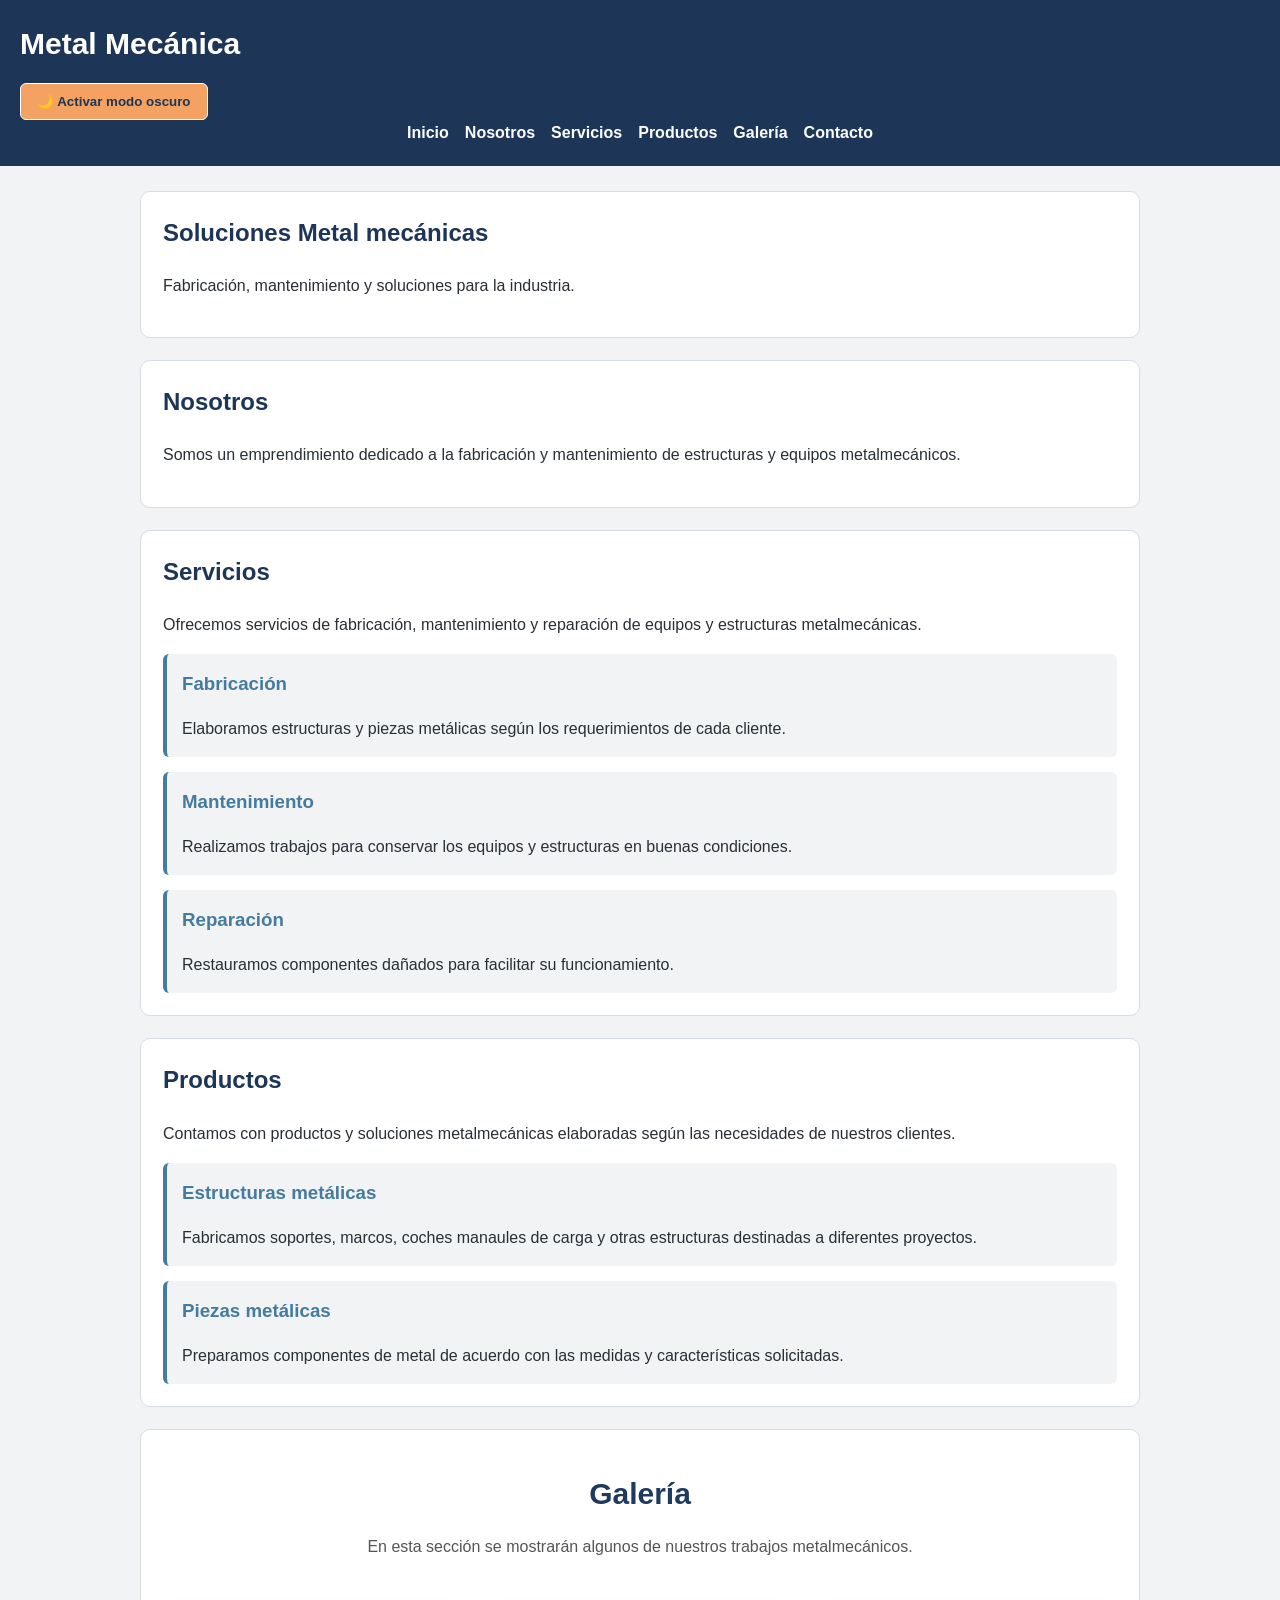
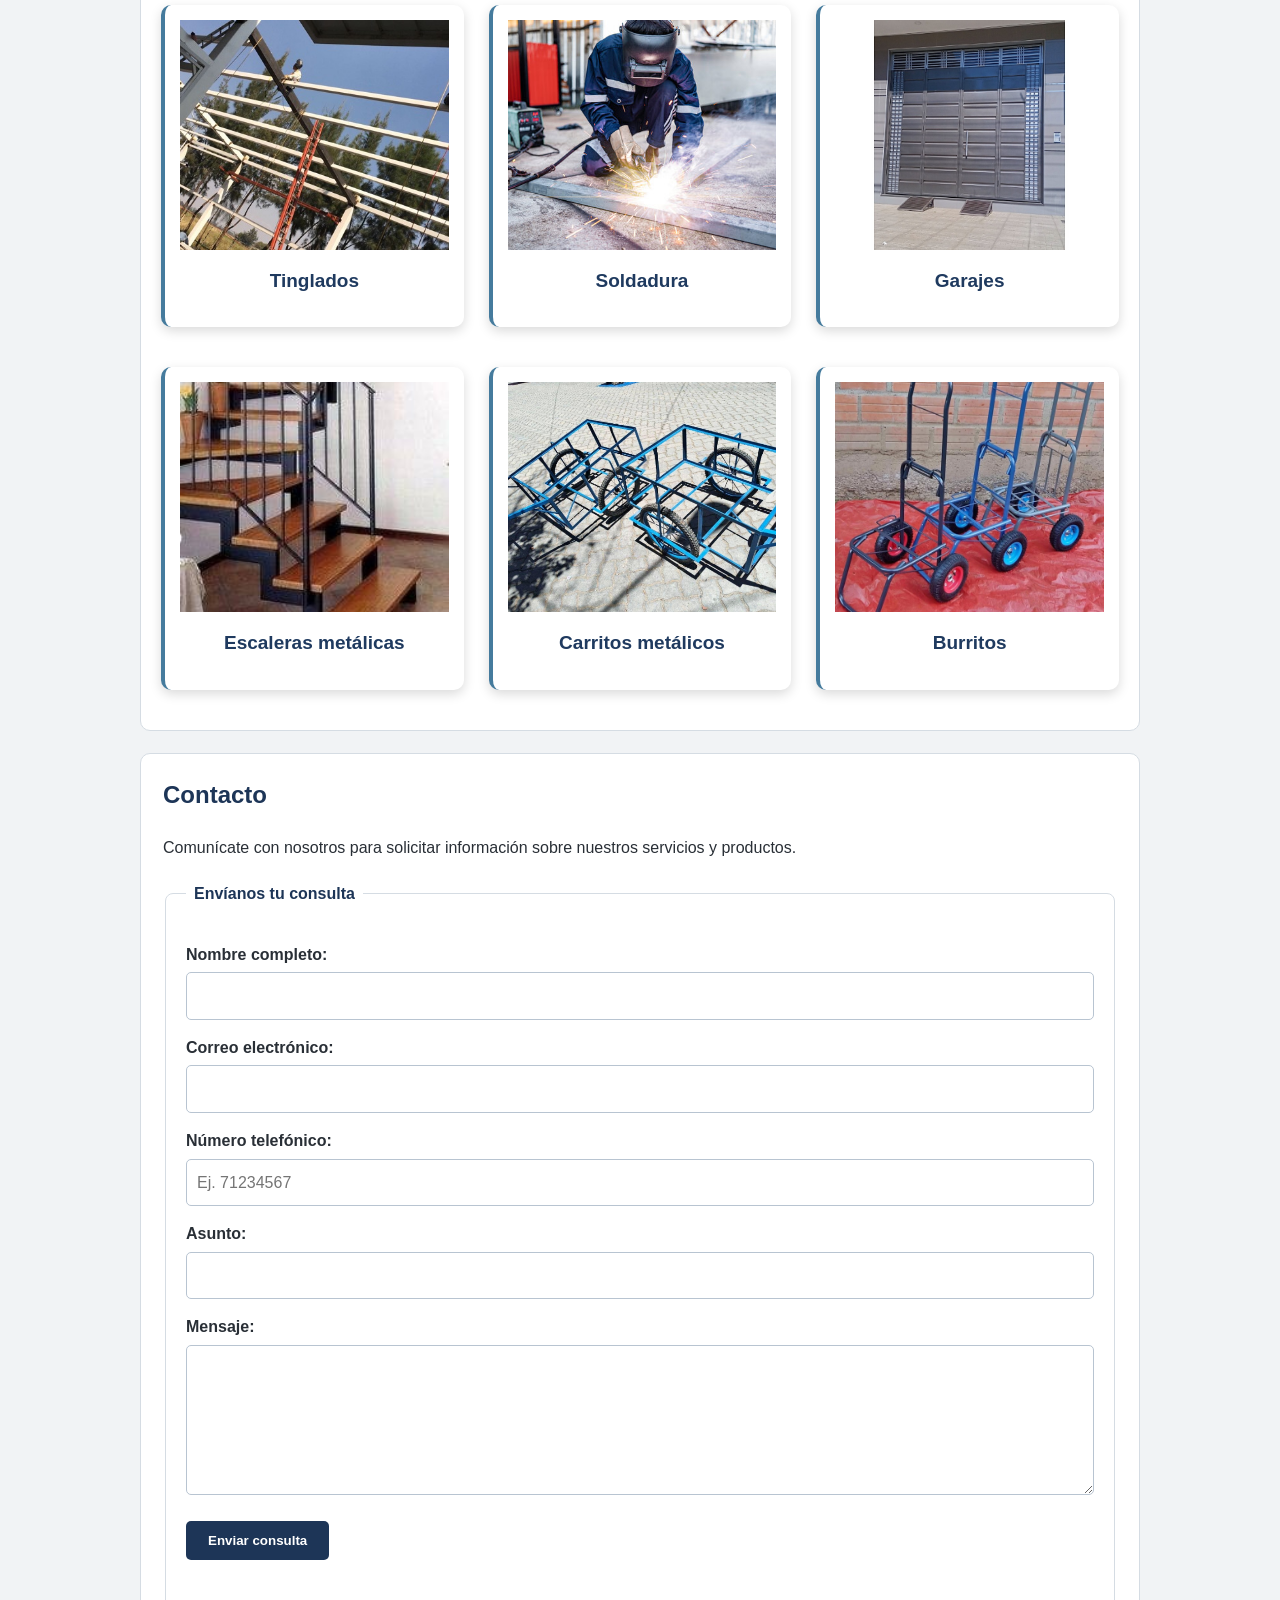
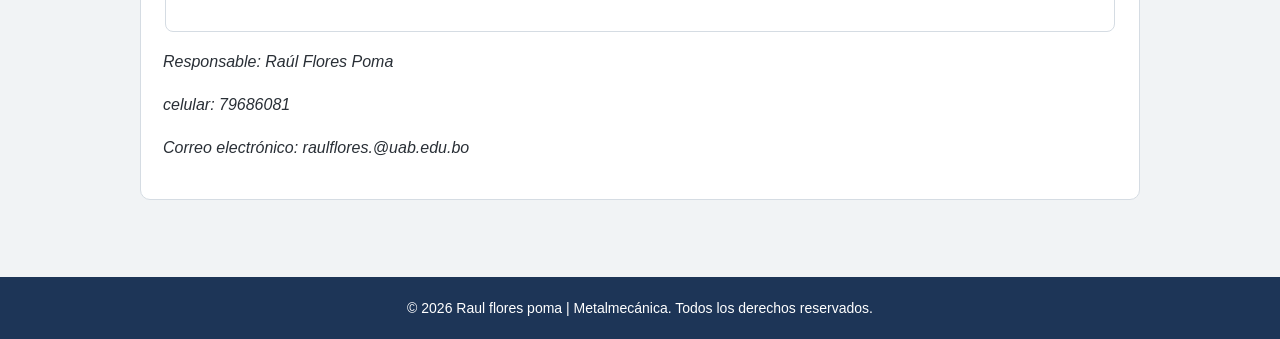
<file: index.html>
<!DOCTYPE html>
<html lang="es">

<head>
    <meta charset="UTF-8">
    <meta name="viewport" content="width=device-width, initial-scale=1.0">
    <title>Metal Mecánica</title>
    <link rel="stylesheet" href="styles.css">
</head>

<body>

     <header>
        <h1>Metal Mecánica</h1>

 <button type="button" id="interruptor-tema" aria-pressed="false">
        🌙 Activar modo oscuro
    </button>

    <button type="button" id="boton-menu"
        aria-label="Abrir menú"
        aria-expanded="false">
    ☰
</button>

         <nav>
             <ul>
            <li><a href="#inicio">Inicio</a></li>
            <li><a href="#nosotros">Nosotros</a></li>
            <li><a href="#servicios">Servicios</a></li>
            <li><a href="#productos">Productos</a></li>
            <li><a href="#galeria">Galería</a></li>
            <li><a href="#contacto">Contacto</a></li>
             </ul>
         </nav>
    </header>

        <main>

        <section id="inicio">
        <h2>Soluciones Metal mecánicas</h2>
        <p>Fabricación, mantenimiento y soluciones para la industria.</p>
        </section>

        <section id="nosotros">
        <h2>Nosotros</h2>
        <p>Somos un emprendimiento dedicado a la fabricación y mantenimiento de estructuras y equipos metalmecánicos.</p>
        </section>

        <section id="servicios">
    <h2>Servicios</h2>
    <p>Ofrecemos servicios de fabricación, mantenimiento y reparación de equipos y estructuras metalmecánicas.</p>

 <article>
        <h3>Fabricación</h3>
        <p>Elaboramos estructuras y piezas metálicas según los requerimientos de cada cliente.</p>
    </article>

    <article>
        <h3>Mantenimiento</h3>
        <p>Realizamos trabajos para conservar los equipos y estructuras en buenas condiciones.</p>
    </article>

    <article>
        <h3>Reparación</h3>
        <p>Restauramos componentes dañados para facilitar su funcionamiento.</p>
    </article>

</section>

<section id="productos">
    <h2>Productos</h2>
    <p>Contamos con productos y soluciones metalmecánicas elaboradas según las necesidades de nuestros clientes.</p>

    <article>
        <h3>Estructuras metálicas</h3>
        <p>Fabricamos soportes, marcos, coches manaules de carga y otras estructuras destinadas a diferentes proyectos.</p>
    </article>

    <article>
        <h3>Piezas metálicas</h3>
        <p>Preparamos componentes de metal de acuerdo con las medidas y características solicitadas.</p>
    </article>

</section>

<section id="galeria">
            <h2>Galería</h2>
            <p>En esta sección se mostrarán algunos de nuestros trabajos metalmecánicos.</p>

             <div class="galeria-contenedor">

        <article class="foto-trabajo">
            <img src="img/tinglado.jpg" alt="Construcción de un tinglado">
            <h3>Tinglados</h3>
        </article>

        <article class="foto-trabajo">
            <img src="img/soldando.jpg" alt="Trabajo de soldadura">
            <h3>Soldadura</h3>
        </article>

        <article class="foto-trabajo">
            <img src="img/garage.jpg" alt="Trabajo de construcción de un garaje">
            <h3>Garajes</h3>
        </article>

        <article class="foto-trabajo">
            <img src="img/escaleras.jpg" alt="Fabricación de escaleras metálicas">
            <h3>Escaleras metálicas</h3>
        </article>

        <article class="foto-trabajo">
            <img src="img/carritos.jpg" alt="Fabricación de carritos metálicos">
            <h3>Carritos metálicos</h3>
        </article>

        <article class="foto-trabajo">
            <img src="img/burritos.jpg" alt="Trabajo metalmecánico de burritos">
            <h3>Burritos</h3>
        </article>

    </div>
        
</section>

<section id="contacto">
    <h2>Contacto</h2>
    <p>Comunícate con nosotros para solicitar información sobre nuestros servicios y productos.</p>

     
<form id="form-contacto" action="procesar.php" method="POST">
    <fieldset>
        <legend>Envíanos tu consulta</legend>

        <label for="nombre">Nombre completo:</label>
        <input type="text" id="nombre" name="nombre" required>

        <label for="correo">Correo electrónico:</label>
        <input type="email" id="correo" name="correo" required>

        <label for="telefono">Número telefónico:</label>
        <input type="tel" id="telefono" name="telefono" placeholder="Ej. 71234567" pattern="[0-9]{8}"
         title="Ingresa un número de 8 dígitos"
         required>

        <label for="asunto">Asunto:</label>
        <input type="text" id="asunto" name="asunto" required>

        <label for="mensaje">Mensaje:</label>
        <textarea id="mensaje" name="mensaje" rows="5" required></textarea>

        <button type="submit">Enviar consulta</button>
        <p id="aviso-contacto" class="aviso"></p>
    </fieldset>
</form>


     <address>
            <p>Responsable: Raúl Flores Poma</p>
            <p>celular: 79686081</p>
            <p>Correo electrónico: raulflores.@uab.edu.bo</p>
        </address>


</section>

        </main>
        

         <footer>
        <p>© 2026 Raul flores poma | Metalmecánica. Todos los derechos reservados.</p>
    </footer>
    
     <script src="script.js"></script>
    
</body>

</html>
</file>
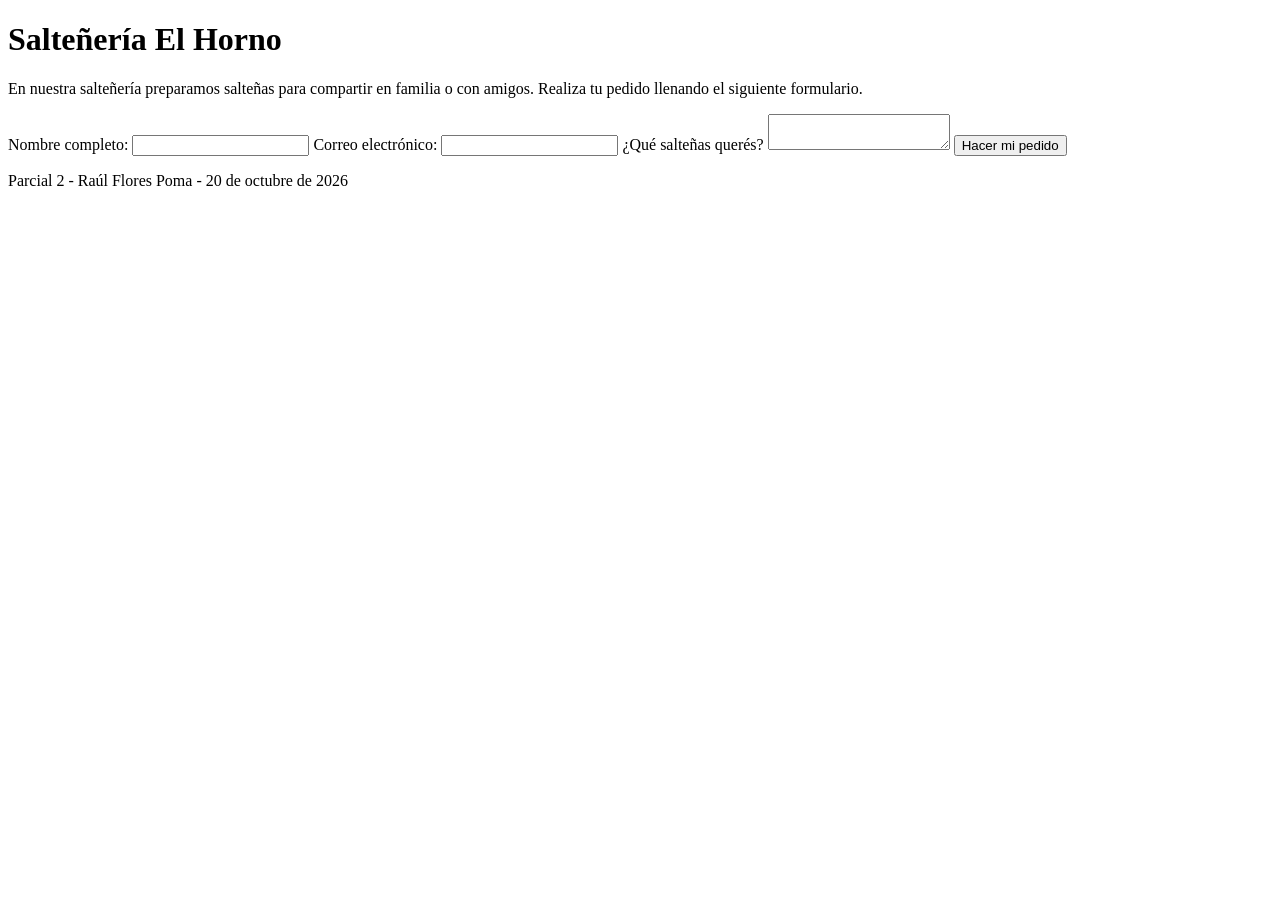
<file: parcial2/index.html>
<!DOCTYPE html>
<html lang="es">

<head>
    <meta charset="UTF-8">
    <meta name="viewport" content="width=device-width, initial-scale=1.0">
    <title>Salteñería El Horno</title>
</head>

<body>

    <header>
        <h1>Salteñería El Horno</h1>
        <p>En nuestra salteñería preparamos salteñas para compartir en familia o con amigos. Realiza tu pedido llenando el siguiente formulario.</p>
    </header>

    <main>
        <form id="form-horno" novalidate method="POST" action="procesar.php">

            <label for="nombre">Nombre completo:</label>
            <input type="text" id="nombre" name="nombre" required>

            <label for="correo">Correo electrónico:</label>
            <input type="email" id="correo" name="correo" required>

            <label for="pedido">¿Qué salteñas querés?</label>
            <textarea id="pedido" name="pedido"></textarea>

            <button type="submit">Hacer mi pedido</button>

            <p id="aviso-horno" class="aviso"></p>

        </form>
    </main>

    <footer>
        <p>Parcial 2 - Raúl Flores Poma - 20 de octubre de 2026</p>
    </footer>

    <script src="script.js"></script>
</body>

</html>
</file>
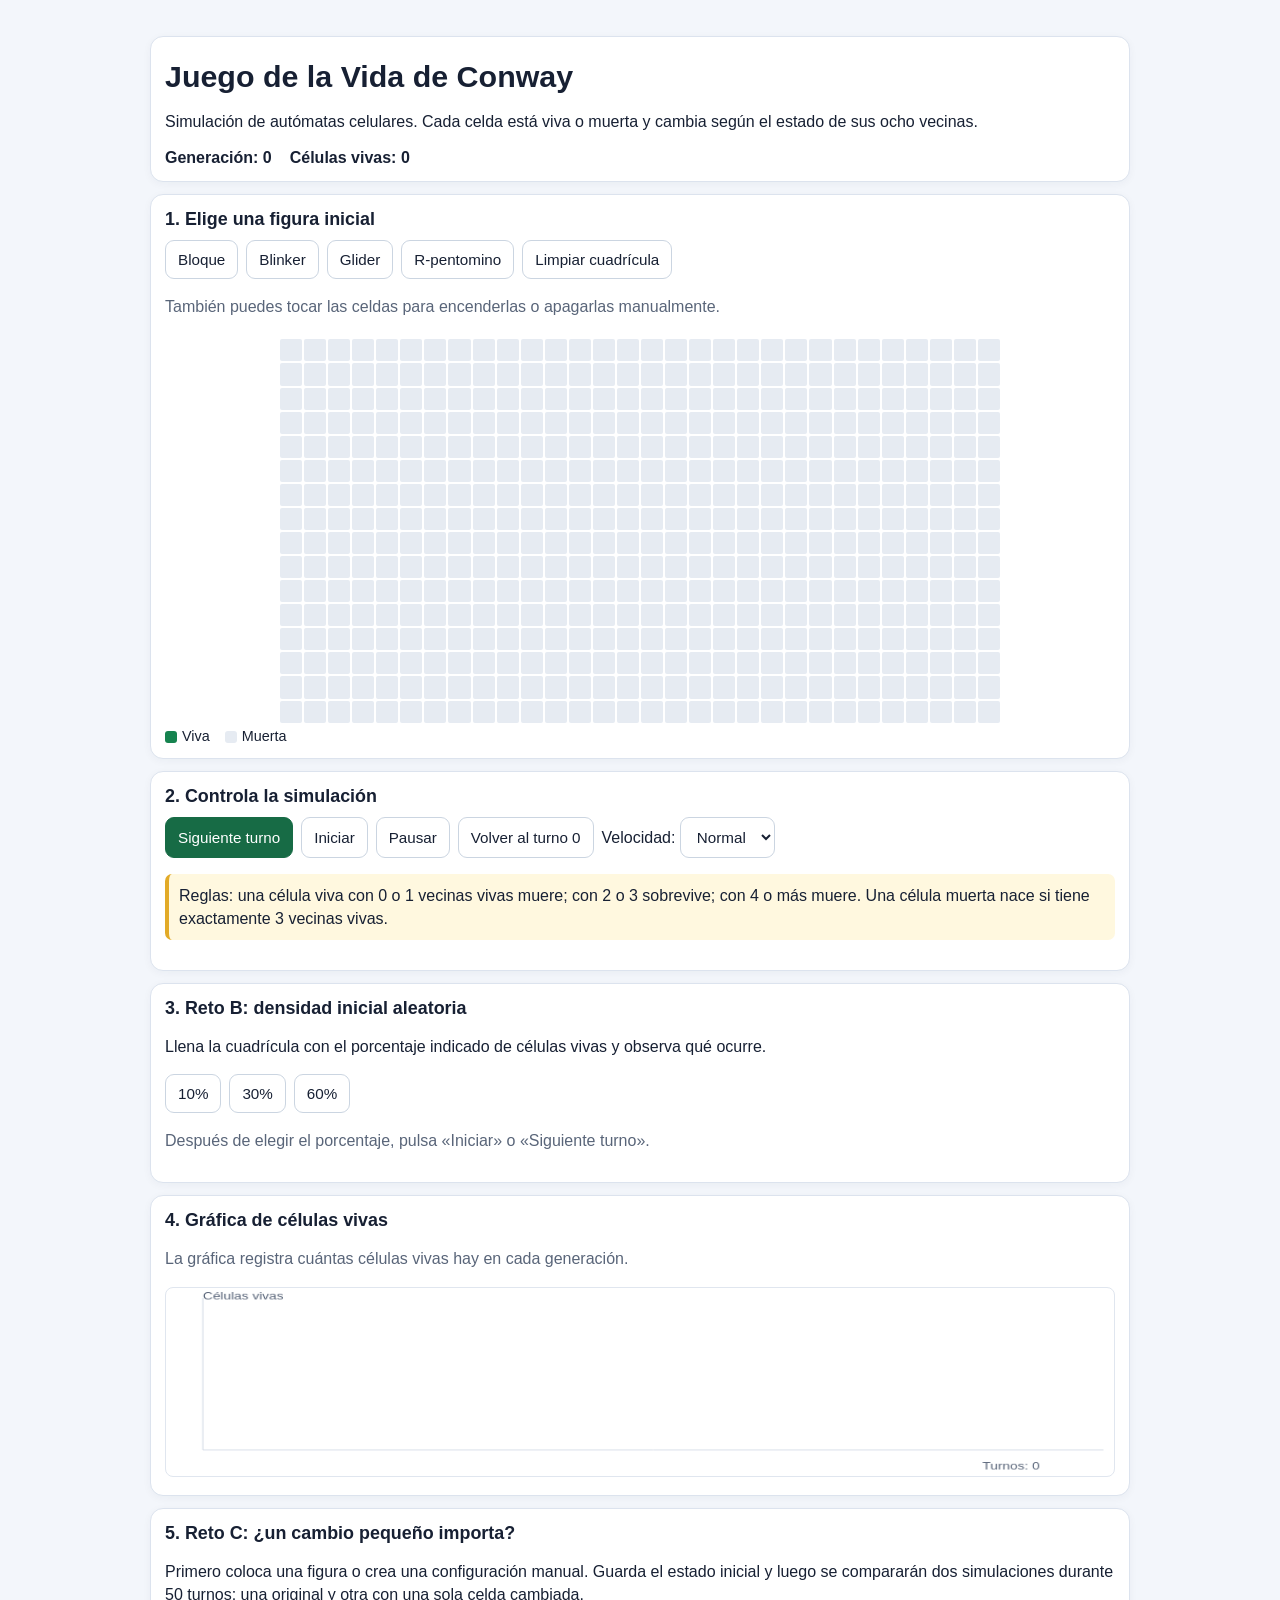
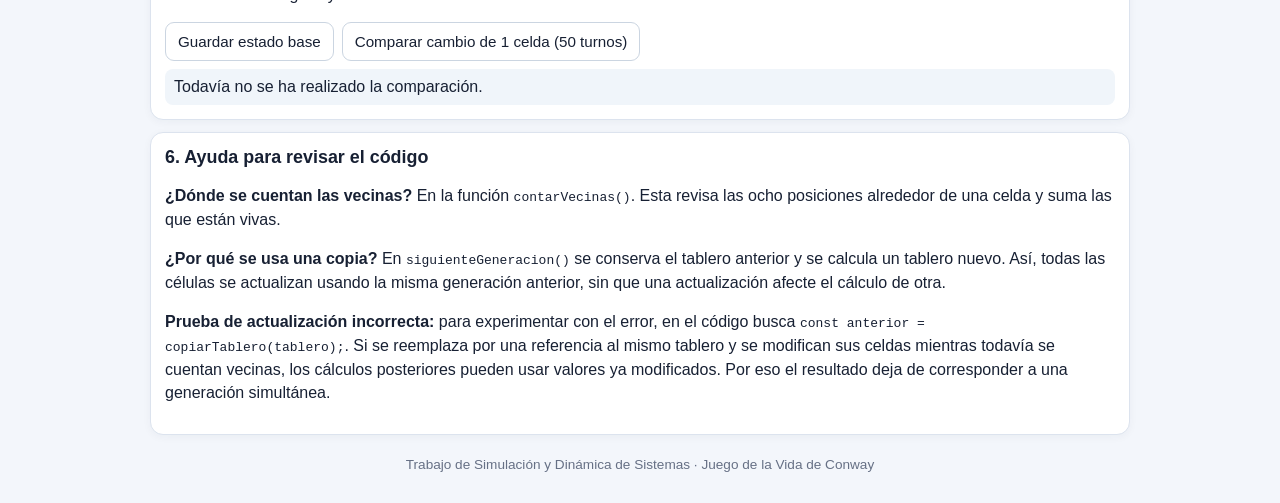
<file: juego.html>
<!DOCTYPE html>
<html lang="es">
<head>
<meta charset="UTF-8">
<meta name="viewport" content="width=device-width, initial-scale=1.0">
<title>Juego de la Vida de Conway</title>
<style>
:root{font-family:Arial,sans-serif;color:#172033;background:#f3f6fb}
*{box-sizing:border-box}
body{margin:0;padding:14px}
main{max-width:980px;margin:auto}
h1{font-size:1.55rem;margin:8px 0}
h2{font-size:1.12rem;margin:0 0 10px}
p{line-height:1.45}
.panel{background:white;border:1px solid #dce3ee;border-radius:13px;padding:14px;margin:12px 0;box-shadow:0 2px 8px #15294b0b}
.controls{display:flex;flex-wrap:wrap;gap:8px}
button,select{font-size: .95rem;border:1px solid #cbd5e1;border-radius:9px;padding:10px 12px;background:#fff;color:#172033}
button{cursor:pointer}
button.primary{background:#176b45;color:white;border-color:#176b45}
button:active{transform:scale(.98)}
small,.muted{color:#596579}
.stats{display:flex;gap:18px;flex-wrap:wrap;font-weight:bold}
.grid-wrap{overflow:auto;max-width:100%;padding:5px 0}
#grid{display:grid;grid-template-columns:repeat(30,minmax(10px,1fr));gap:2px;min-width:300px;max-width:720px;margin:auto;touch-action:manipulation}
.cell{aspect-ratio:1;border:0;border-radius:2px;background:#e6ebf2;padding:0;min-width:0;min-height:0}
.cell.alive{background:#16834f}
.legend{display:flex;gap:15px;font-size:.9rem;align-items:center}
.dot{display:inline-block;width:12px;height:12px;border-radius:3px;vertical-align:middle;margin-right:5px}
canvas{width:100%;height:190px;border:1px solid #e0e6ef;border-radius:8px}
.note{background:#fff8df;border-left:4px solid #e2aa27;padding:10px;border-radius:7px}
.result{padding:9px;background:#f0f5fa;border-radius:8px;margin-top:8px;overflow-wrap:anywhere}
footer{font-size:.85rem;color:#667085;text-align:center;padding:10px}
@media(min-width:700px){body{padding:24px}h1{font-size:1.9rem}}
</style>
</head>
<body>
<main>
<header class="panel">
<h1>Juego de la Vida de Conway</h1>
<p>Simulación de autómatas celulares. Cada celda está viva o muerta y cambia según el estado de sus ocho vecinas.</p>
<div class="stats">
<span>Generación: <strong id="generation">0</strong></span>
<span>Células vivas: <strong id="aliveCount">0</strong></span>
</div>
</header>

<section class="panel">
<h2>1. Elige una figura inicial</h2>
<div class="controls">
<button data-pattern="block">Bloque</button>
<button data-pattern="blinker">Blinker</button>
<button data-pattern="glider">Glider</button>
<button data-pattern="rpentomino">R-pentomino</button>
<button id="clear">Limpiar cuadrícula</button>
</div>
<p class="muted">También puedes tocar las celdas para encenderlas o apagarlas manualmente.</p>
<div class="grid-wrap"><div id="grid" aria-label="Cuadrícula de células"></div></div>
<div class="legend"><span><i class="dot" style="background:#16834f"></i>Viva</span><span><i class="dot" style="background:#e6ebf2"></i>Muerta</span></div>
</section>

<section class="panel">
<h2>2. Controla la simulación</h2>
<div class="controls">
<button class="primary" id="step">Siguiente turno</button>
<button id="run">Iniciar</button>
<button id="pause">Pausar</button>
<button id="reset">Volver al turno 0</button>
<label>Velocidad:
<select id="speed"><option value="900">Lenta</option><option value="450" selected>Normal</option><option value="160">Rápida</option></select>
</label>
</div>
<p class="note">Reglas: una célula viva con 0 o 1 vecinas vivas muere; con 2 o 3 sobrevive; con 4 o más muere. Una célula muerta nace si tiene exactamente 3 vecinas vivas.</p>
</section>

<section class="panel">
<h2>3. Reto B: densidad inicial aleatoria</h2>
<p>Llena la cuadrícula con el porcentaje indicado de células vivas y observa qué ocurre.</p>
<div class="controls">
<button data-density="10">10%</button>
<button data-density="30">30%</button>
<button data-density="60">60%</button>
</div>
<p class="muted">Después de elegir el porcentaje, pulsa «Iniciar» o «Siguiente turno».</p>
</section>

<section class="panel">
<h2>4. Gráfica de células vivas</h2>
<p class="muted">La gráfica registra cuántas células vivas hay en cada generación.</p>
<canvas id="chart" width="900" height="230"></canvas>
</section>

<section class="panel">
<h2>5. Reto C: ¿un cambio pequeño importa?</h2>
<p>Primero coloca una figura o crea una configuración manual. Guarda el estado inicial y luego se compararán dos simulaciones durante 50 turnos: una original y otra con una sola celda cambiada.</p>
<div class="controls">
<button id="saveBase">Guardar estado base</button>
<button id="compare">Comparar cambio de 1 celda (50 turnos)</button>
</div>
<div id="compareResult" class="result">Todavía no se ha realizado la comparación.</div>
</section>

<section class="panel">
<h2>6. Ayuda para revisar el código</h2>
<p><strong>¿Dónde se cuentan las vecinas?</strong> En la función <code>contarVecinas()</code>. Esta revisa las ocho posiciones alrededor de una celda y suma las que están vivas.</p>
<p><strong>¿Por qué se usa una copia?</strong> En <code>siguienteGeneracion()</code> se conserva el tablero anterior y se calcula un tablero nuevo. Así, todas las células se actualizan usando la misma generación anterior, sin que una actualización afecte el cálculo de otra.</p>
<p><strong>Prueba de actualización incorrecta:</strong> para experimentar con el error, en el código busca <code>const anterior = copiarTablero(tablero);</code>. Si se reemplaza por una referencia al mismo tablero y se modifican sus celdas mientras todavía se cuentan vecinas, los cálculos posteriores pueden usar valores ya modificados. Por eso el resultado deja de corresponder a una generación simultánea.</p>
</section>

<footer>Trabajo de Simulación y Dinámica de Sistemas · Juego de la Vida de Conway</footer>
</main>
<script>
const FILAS=16, COLUMNAS=30;
let tablero=crearVacio(), inicial=null, generacion=0, historial=[], temporizador=null, estadoBase=null;
const grid=document.getElementById('grid');
const generationEl=document.getElementById('generation');
const aliveEl=document.getElementById('aliveCount');
const chart=document.getElementById('chart');
const ctx=chart.getContext('2d');

function crearVacio(){return Array.from({length:FILAS},()=>Array(COLUMNAS).fill(0));}
function copiarTablero(t){return t.map(f=>f.slice());}
function contarVivas(t){return t.reduce((s,f)=>s+f.reduce((a,v)=>a+v,0),0);}
function dibujar(){
 grid.innerHTML='';
 for(let r=0;r<FILAS;r++) for(let c=0;c<COLUMNAS;c++){
  const b=document.createElement('button');
  b.className='cell'+(tablero[r][c]?' alive':'');
  b.setAttribute('aria-label',`Fila ${r+1}, columna ${c+1}, ${tablero[r][c]?'viva':'muerta'}`);
  b.addEventListener('click',()=>{pausar();tablero[r][c]=tablero[r][c]?0:1;inicial=copiarTablero(tablero);generacion=0;historial=[contarVivas(tablero)];actualizar();});
  grid.appendChild(b);
 }
 actualizar();
}
function actualizar(){
 generationEl.textContent=generacion;
 aliveEl.textContent=contarVivas(tablero);
 dibujarGrafica();
}
function contarVecinas(t,r,c){
 let total=0;
 for(let dr=-1;dr<=1;dr++) for(let dc=-1;dc<=1;dc++){
  if(dr===0&&dc===0) continue;
  const nr=r+dr,nc=c+dc;
  if(nr>=0&&nr<FILAS&&nc>=0&&nc<COLUMNAS) total+=t[nr][nc];
 }
 return total;
}
function siguienteGeneracion(){
 // Se copia el tablero anterior: todas las celdas se calculan con la misma generación.
 const anterior=copiarTablero(tablero);
 const nuevo=crearVacio();
 for(let r=0;r<FILAS;r++) for(let c=0;c<COLUMNAS;c++){
  const vecinas=contarVecinas(anterior,r,c);
  if(anterior[r][c]===1){
   nuevo[r][c]=(vecinas===2||vecinas===3)?1:0;
  }else{
   nuevo[r][c]=(vecinas===3)?1:0;
  }
 }
 tablero=nuevo;
 generacion++;
 historial.push(contarVivas(tablero));
 dibujar();
}
function pausar(){if(temporizador){clearInterval(temporizador);temporizador=null;}}
function iniciar(){if(temporizador)return;temporizador=setInterval(siguienteGeneracion,Number(document.getElementById('speed').value));}
function cargarPatron(nombre){
 pausar();tablero=crearVacio();
 const patrones={
  block:[[0,0],[0,1],[1,0],[1,1]],
  blinker:[[0,0],[0,1],[0,2]],
  glider:[[0,1],[1,2],[2,0],[2,1],[2,2]],
  rpentomino:[[0,1],[0,2],[1,0],[1,1],[2,1]]
 };
 const p=patrones[nombre], r0=Math.floor(FILAS/2)-1,c0=Math.floor(COLUMNAS/2)-1;
 p.forEach(([r,c])=>tablero[r0+r][c0+c]=1);
 reiniciarContadores();
}
function reiniciarContadores(){generacion=0;inicial=copiarTablero(tablero);historial=[contarVivas(tablero)];dibujar();}
function aleatorio(porcentaje){
 pausar();tablero=crearVacio();
 for(let r=0;r<FILAS;r++)for(let c=0;c<COLUMNAS;c++)tablero[r][c]=Math.random()*100<porcentaje?1:0;
 reiniciarContadores();
}
function dibujarGrafica(){
 const w=chart.width,h=chart.height,pad=35;
 ctx.clearRect(0,0,w,h);ctx.strokeStyle='#d5dce7';ctx.lineWidth=1;
 ctx.beginPath();ctx.moveTo(pad,12);ctx.lineTo(pad,h-pad+3);ctx.lineTo(w-10,h-pad+3);ctx.stroke();
 if(historial.length===0)return;
 const max=Math.max(5,...historial), xStep=(w-pad-15)/Math.max(1,historial.length-1);
 ctx.strokeStyle='#16834f';ctx.lineWidth=3;ctx.beginPath();
 historial.forEach((v,i)=>{const x=pad+i*xStep,y=h-pad-(v/max)*(h-pad-25);if(i===0)ctx.moveTo(x,y);else ctx.lineTo(x,y);});
 ctx.stroke();ctx.fillStyle='#596579';ctx.font='13px Arial';
 ctx.fillText('Células vivas',pad,14);ctx.fillText('Turnos: '+(historial.length-1),w-125,h-8);
}
function evolucionar(t,n){
 let actual=copiarTablero(t);
 for(let k=0;k<n;k++){
  const nuevo=crearVacio();
  for(let r=0;r<FILAS;r++)for(let c=0;c<COLUMNAS;c++){
   const v=contarVecinas(actual,r,c);
   nuevo[r][c]=actual[r][c]?(v===2||v===3?1:0):(v===3?1:0);
  }
  actual=nuevo;
 }
 return actual;
}
document.querySelectorAll('[data-pattern]').forEach(b=>b.addEventListener('click',()=>cargarPatron(b.dataset.pattern)));
document.querySelectorAll('[data-density]').forEach(b=>b.addEventListener('click',()=>aleatorio(Number(b.dataset.density))));
document.getElementById('clear').addEventListener('click',()=>{pausar();tablero=crearVacio();reiniciarContadores();});
document.getElementById('step').addEventListener('click',()=>{pausar();siguienteGeneracion();});
document.getElementById('run').addEventListener('click',iniciar);
document.getElementById('pause').addEventListener('click',pausar);
document.getElementById('reset').addEventListener('click',()=>{pausar();if(inicial)tablero=copiarTablero(inicial);generacion=0;historial=[contarVivas(tablero)];dibujar();});
document.getElementById('speed').addEventListener('change',()=>{if(temporizador){pausar();iniciar();}});
document.getElementById('saveBase').addEventListener('click',()=>{estadoBase=copiarTablero(tablero);document.getElementById('compareResult').textContent='Estado base guardado con '+contarVivas(estadoBase)+' células vivas.';});
document.getElementById('compare').addEventListener('click',()=>{
 const out=document.getElementById('compareResult');
 if(!estadoBase){out.textContent='Primero pulsa «Guardar estado base».';return;}
 let base=copiarTablero(estadoBase), mod=copiarTablero(estadoBase);
 let r=Math.floor(FILAS/2),c=Math.floor(COLUMNAS/2);
 // Encuentra una celda para cambiar sin alterar el tablero base.
 mod[r][c]=mod[r][c]?0:1;
 const finalBase=evolucionar(base,50),finalMod=evolucionar(mod,50);
 let diferentes=0;
 for(let i=0;i<FILAS;i++)for(let j=0;j<COLUMNAS;j++)if(finalBase[i][j]!==finalMod[i][j])diferentes++;
 out.textContent=`Después de 50 turnos: simulación original = ${contarVivas(finalBase)} células vivas; simulación con una celda cambiada = ${contarVivas(finalMod)} células vivas. Celdas distintas entre los dos resultados: ${diferentes} de ${FILAS*COLUMNAS}.`;
});
reiniciarContadores();
</script>
</body>
</html>
</file>
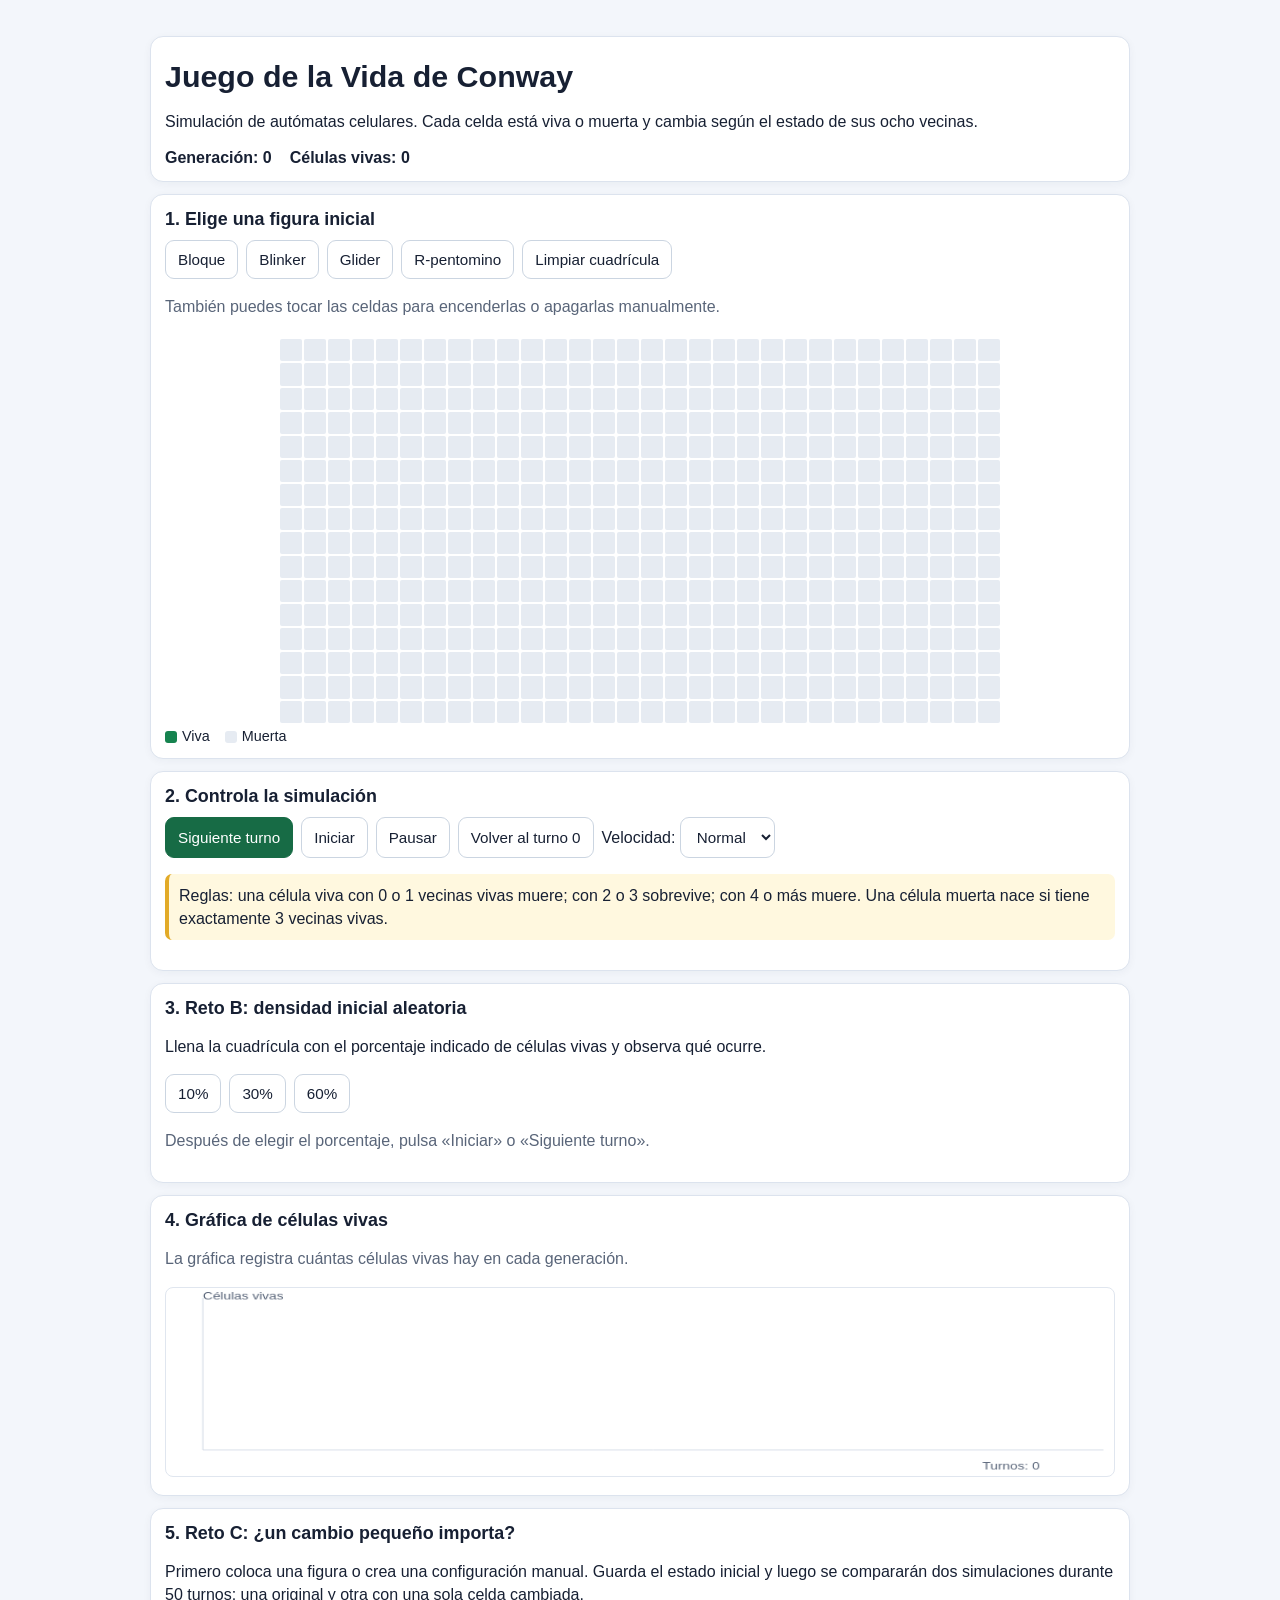
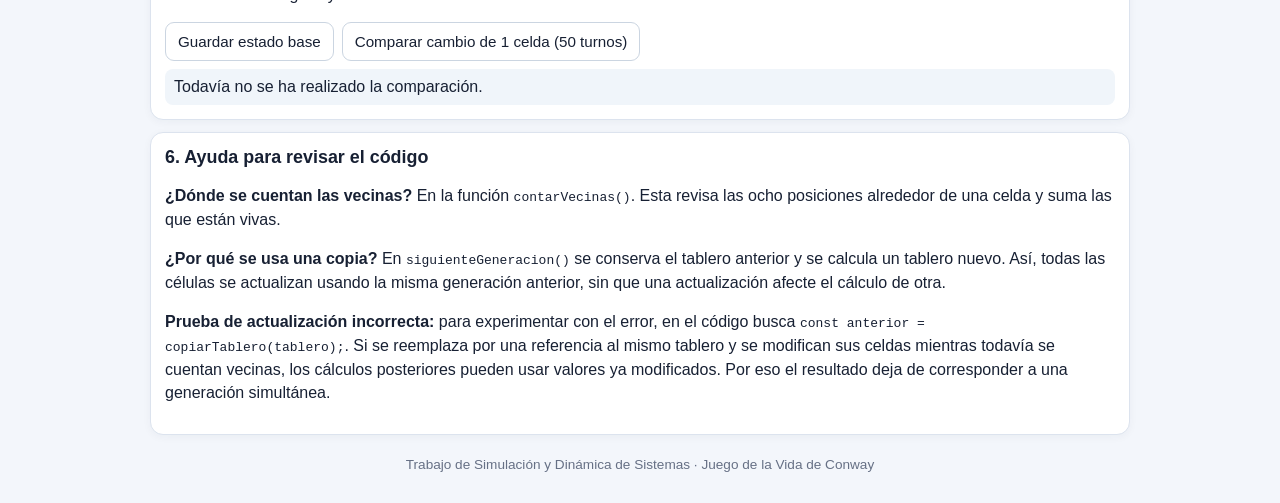
<file: juego_de_la_vida_conway-3 (1).html>
<!DOCTYPE html>
<html lang="es">
<head>
<meta charset="UTF-8">
<meta name="viewport" content="width=device-width, initial-scale=1.0">
<title>Juego de la Vida de Conway</title>
<style>
:root{font-family:Arial,sans-serif;color:#172033;background:#f3f6fb}
*{box-sizing:border-box}
body{margin:0;padding:14px}
main{max-width:980px;margin:auto}
h1{font-size:1.55rem;margin:8px 0}
h2{font-size:1.12rem;margin:0 0 10px}
p{line-height:1.45}
.panel{background:white;border:1px solid #dce3ee;border-radius:13px;padding:14px;margin:12px 0;box-shadow:0 2px 8px #15294b0b}
.controls{display:flex;flex-wrap:wrap;gap:8px}
button,select{font-size: .95rem;border:1px solid #cbd5e1;border-radius:9px;padding:10px 12px;background:#fff;color:#172033}
button{cursor:pointer}
button.primary{background:#176b45;color:white;border-color:#176b45}
button:active{transform:scale(.98)}
small,.muted{color:#596579}
.stats{display:flex;gap:18px;flex-wrap:wrap;font-weight:bold}
.grid-wrap{overflow:auto;max-width:100%;padding:5px 0}
#grid{display:grid;grid-template-columns:repeat(30,minmax(10px,1fr));gap:2px;min-width:300px;max-width:720px;margin:auto;touch-action:manipulation}
.cell{aspect-ratio:1;border:0;border-radius:2px;background:#e6ebf2;padding:0;min-width:0;min-height:0}
.cell.alive{background:#16834f}
.legend{display:flex;gap:15px;font-size:.9rem;align-items:center}
.dot{display:inline-block;width:12px;height:12px;border-radius:3px;vertical-align:middle;margin-right:5px}
canvas{width:100%;height:190px;border:1px solid #e0e6ef;border-radius:8px}
.note{background:#fff8df;border-left:4px solid #e2aa27;padding:10px;border-radius:7px}
.result{padding:9px;background:#f0f5fa;border-radius:8px;margin-top:8px;overflow-wrap:anywhere}
footer{font-size:.85rem;color:#667085;text-align:center;padding:10px}
@media(min-width:700px){body{padding:24px}h1{font-size:1.9rem}}
</style>
</head>
<body>
<main>
<header class="panel">
<h1>Juego de la Vida de Conway</h1>
<p>Simulación de autómatas celulares. Cada celda está viva o muerta y cambia según el estado de sus ocho vecinas.</p>
<div class="stats">
<span>Generación: <strong id="generation">0</strong></span>
<span>Células vivas: <strong id="aliveCount">0</strong></span>
</div>
</header>

<section class="panel">
<h2>1. Elige una figura inicial</h2>
<div class="controls">
<button data-pattern="block">Bloque</button>
<button data-pattern="blinker">Blinker</button>
<button data-pattern="glider">Glider</button>
<button data-pattern="rpentomino">R-pentomino</button>
<button id="clear">Limpiar cuadrícula</button>
</div>
<p class="muted">También puedes tocar las celdas para encenderlas o apagarlas manualmente.</p>
<div class="grid-wrap"><div id="grid" aria-label="Cuadrícula de células"></div></div>
<div class="legend"><span><i class="dot" style="background:#16834f"></i>Viva</span><span><i class="dot" style="background:#e6ebf2"></i>Muerta</span></div>
</section>

<section class="panel">
<h2>2. Controla la simulación</h2>
<div class="controls">
<button class="primary" id="step">Siguiente turno</button>
<button id="run">Iniciar</button>
<button id="pause">Pausar</button>
<button id="reset">Volver al turno 0</button>
<label>Velocidad:
<select id="speed"><option value="900">Lenta</option><option value="450" selected>Normal</option><option value="160">Rápida</option></select>
</label>
</div>
<p class="note">Reglas: una célula viva con 0 o 1 vecinas vivas muere; con 2 o 3 sobrevive; con 4 o más muere. Una célula muerta nace si tiene exactamente 3 vecinas vivas.</p>
</section>

<section class="panel">
<h2>3. Reto B: densidad inicial aleatoria</h2>
<p>Llena la cuadrícula con el porcentaje indicado de células vivas y observa qué ocurre.</p>
<div class="controls">
<button data-density="10">10%</button>
<button data-density="30">30%</button>
<button data-density="60">60%</button>
</div>
<p class="muted">Después de elegir el porcentaje, pulsa «Iniciar» o «Siguiente turno».</p>
</section>

<section class="panel">
<h2>4. Gráfica de células vivas</h2>
<p class="muted">La gráfica registra cuántas células vivas hay en cada generación.</p>
<canvas id="chart" width="900" height="230"></canvas>
</section>

<section class="panel">
<h2>5. Reto C: ¿un cambio pequeño importa?</h2>
<p>Primero coloca una figura o crea una configuración manual. Guarda el estado inicial y luego se compararán dos simulaciones durante 50 turnos: una original y otra con una sola celda cambiada.</p>
<div class="controls">
<button id="saveBase">Guardar estado base</button>
<button id="compare">Comparar cambio de 1 celda (50 turnos)</button>
</div>
<div id="compareResult" class="result">Todavía no se ha realizado la comparación.</div>
</section>

<section class="panel">
<h2>6. Ayuda para revisar el código</h2>
<p><strong>¿Dónde se cuentan las vecinas?</strong> En la función <code>contarVecinas()</code>. Esta revisa las ocho posiciones alrededor de una celda y suma las que están vivas.</p>
<p><strong>¿Por qué se usa una copia?</strong> En <code>siguienteGeneracion()</code> se conserva el tablero anterior y se calcula un tablero nuevo. Así, todas las células se actualizan usando la misma generación anterior, sin que una actualización afecte el cálculo de otra.</p>
<p><strong>Prueba de actualización incorrecta:</strong> para experimentar con el error, en el código busca <code>const anterior = copiarTablero(tablero);</code>. Si se reemplaza por una referencia al mismo tablero y se modifican sus celdas mientras todavía se cuentan vecinas, los cálculos posteriores pueden usar valores ya modificados. Por eso el resultado deja de corresponder a una generación simultánea.</p>
</section>

<footer>Trabajo de Simulación y Dinámica de Sistemas · Juego de la Vida de Conway</footer>
</main>
<script>
const FILAS=16, COLUMNAS=30;
let tablero=crearVacio(), inicial=null, generacion=0, historial=[], temporizador=null, estadoBase=null;
const grid=document.getElementById('grid');
const generationEl=document.getElementById('generation');
const aliveEl=document.getElementById('aliveCount');
const chart=document.getElementById('chart');
const ctx=chart.getContext('2d');

function crearVacio(){return Array.from({length:FILAS},()=>Array(COLUMNAS).fill(0));}
function copiarTablero(t){return t.map(f=>f.slice());}
function contarVivas(t){return t.reduce((s,f)=>s+f.reduce((a,v)=>a+v,0),0);}
function dibujar(){
 grid.innerHTML='';
 for(let r=0;r<FILAS;r++) for(let c=0;c<COLUMNAS;c++){
  const b=document.createElement('button');
  b.className='cell'+(tablero[r][c]?' alive':'');
  b.setAttribute('aria-label',`Fila ${r+1}, columna ${c+1}, ${tablero[r][c]?'viva':'muerta'}`);
  b.addEventListener('click',()=>{pausar();tablero[r][c]=tablero[r][c]?0:1;inicial=copiarTablero(tablero);generacion=0;historial=[contarVivas(tablero)];actualizar();});
  grid.appendChild(b);
 }
 actualizar();
}
function actualizar(){
 generationEl.textContent=generacion;
 aliveEl.textContent=contarVivas(tablero);
 dibujarGrafica();
}
function contarVecinas(t,r,c){
 let total=0;
 for(let dr=-1;dr<=1;dr++) for(let dc=-1;dc<=1;dc++){
  if(dr===0&&dc===0) continue;
  const nr=r+dr,nc=c+dc;
  if(nr>=0&&nr<FILAS&&nc>=0&&nc<COLUMNAS) total+=t[nr][nc];
 }
 return total;
}
function siguienteGeneracion(){
 // Se copia el tablero anterior: todas las celdas se calculan con la misma generación.
 const anterior=copiarTablero(tablero);
 const nuevo=crearVacio();
 for(let r=0;r<FILAS;r++) for(let c=0;c<COLUMNAS;c++){
  const vecinas=contarVecinas(anterior,r,c);
  if(anterior[r][c]===1){
   nuevo[r][c]=(vecinas===2||vecinas===3)?1:0;
  }else{
   nuevo[r][c]=(vecinas===3)?1:0;
  }
 }
 tablero=nuevo;
 generacion++;
 historial.push(contarVivas(tablero));
 dibujar();
}
function pausar(){if(temporizador){clearInterval(temporizador);temporizador=null;}}
function iniciar(){if(temporizador)return;temporizador=setInterval(siguienteGeneracion,Number(document.getElementById('speed').value));}
function cargarPatron(nombre){
 pausar();tablero=crearVacio();
 const patrones={
  block:[[0,0],[0,1],[1,0],[1,1]],
  blinker:[[0,0],[0,1],[0,2]],
  glider:[[0,1],[1,2],[2,0],[2,1],[2,2]],
  rpentomino:[[0,1],[0,2],[1,0],[1,1],[2,1]]
 };
 const p=patrones[nombre], r0=Math.floor(FILAS/2)-1,c0=Math.floor(COLUMNAS/2)-1;
 p.forEach(([r,c])=>tablero[r0+r][c0+c]=1);
 reiniciarContadores();
}
function reiniciarContadores(){generacion=0;inicial=copiarTablero(tablero);historial=[contarVivas(tablero)];dibujar();}
function aleatorio(porcentaje){
 pausar();tablero=crearVacio();
 for(let r=0;r<FILAS;r++)for(let c=0;c<COLUMNAS;c++)tablero[r][c]=Math.random()*100<porcentaje?1:0;
 reiniciarContadores();
}
function dibujarGrafica(){
 const w=chart.width,h=chart.height,pad=35;
 ctx.clearRect(0,0,w,h);ctx.strokeStyle='#d5dce7';ctx.lineWidth=1;
 ctx.beginPath();ctx.moveTo(pad,12);ctx.lineTo(pad,h-pad+3);ctx.lineTo(w-10,h-pad+3);ctx.stroke();
 if(historial.length===0)return;
 const max=Math.max(5,...historial), xStep=(w-pad-15)/Math.max(1,historial.length-1);
 ctx.strokeStyle='#16834f';ctx.lineWidth=3;ctx.beginPath();
 historial.forEach((v,i)=>{const x=pad+i*xStep,y=h-pad-(v/max)*(h-pad-25);if(i===0)ctx.moveTo(x,y);else ctx.lineTo(x,y);});
 ctx.stroke();ctx.fillStyle='#596579';ctx.font='13px Arial';
 ctx.fillText('Células vivas',pad,14);ctx.fillText('Turnos: '+(historial.length-1),w-125,h-8);
}
function evolucionar(t,n){
 let actual=copiarTablero(t);
 for(let k=0;k<n;k++){
  const nuevo=crearVacio();
  for(let r=0;r<FILAS;r++)for(let c=0;c<COLUMNAS;c++){
   const v=contarVecinas(actual,r,c);
   nuevo[r][c]=actual[r][c]?(v===2||v===3?1:0):(v===3?1:0);
  }
  actual=nuevo;
 }
 return actual;
}
document.querySelectorAll('[data-pattern]').forEach(b=>b.addEventListener('click',()=>cargarPatron(b.dataset.pattern)));
document.querySelectorAll('[data-density]').forEach(b=>b.addEventListener('click',()=>aleatorio(Number(b.dataset.density))));
document.getElementById('clear').addEventListener('click',()=>{pausar();tablero=crearVacio();reiniciarContadores();});
document.getElementById('step').addEventListener('click',()=>{pausar();siguienteGeneracion();});
document.getElementById('run').addEventListener('click',iniciar);
document.getElementById('pause').addEventListener('click',pausar);
document.getElementById('reset').addEventListener('click',()=>{pausar();if(inicial)tablero=copiarTablero(inicial);generacion=0;historial=[contarVivas(tablero)];dibujar();});
document.getElementById('speed').addEventListener('change',()=>{if(temporizador){pausar();iniciar();}});
document.getElementById('saveBase').addEventListener('click',()=>{estadoBase=copiarTablero(tablero);document.getElementById('compareResult').textContent='Estado base guardado con '+contarVivas(estadoBase)+' células vivas.';});
document.getElementById('compare').addEventListener('click',()=>{
 const out=document.getElementById('compareResult');
 if(!estadoBase){out.textContent='Primero pulsa «Guardar estado base».';return;}
 let base=copiarTablero(estadoBase), mod=copiarTablero(estadoBase);
 let r=Math.floor(FILAS/2),c=Math.floor(COLUMNAS/2);
 // Encuentra una celda para cambiar sin alterar el tablero base.
 mod[r][c]=mod[r][c]?0:1;
 const finalBase=evolucionar(base,50),finalMod=evolucionar(mod,50);
 let diferentes=0;
 for(let i=0;i<FILAS;i++)for(let j=0;j<COLUMNAS;j++)if(finalBase[i][j]!==finalMod[i][j])diferentes++;
 out.textContent=`Después de 50 turnos: simulación original = ${contarVivas(finalBase)} células vivas; simulación con una celda cambiada = ${contarVivas(finalMod)} células vivas. Celdas distintas entre los dos resultados: ${diferentes} de ${FILAS*COLUMNAS}.`;
});
reiniciarContadores();
</script>
</body>
</html>
</file>
<file: styles.css>
/* Estilo general de la página */

body {
    font-family: Arial, Helvetica, sans-serif;
    background-color: #f1f3f5;
    color: #292f36;
    line-height: 1.6;
    margin: 0;
}

/* Encabezado principal */

header {
    background-color: #1d3557;
    color: #ffffff;
    padding: 20px;
}

header h1 {
    color: #ffffff;
    margin: 0 0 15px 0;
    font-size: 30px;
}


/* Menú de navegación */

nav ul {
    display: flex;
    flex-wrap: wrap;
    gap: 16px;
    list-style: none;
    padding: 0;
    margin: 0;
}

nav li {
    margin: 0; 
}

nav a {
    color: #ffffff;
    text-decoration: none;
    font-weight: bold;
}

nav a:hover {
    color: #f4a261;
}


/* Área principal de la página */

main {
    max-width: 1000px;
    margin: 0 auto;
    padding: 25px;
}


/* Secciones de contenido */

main section {
    background-color: #ffffff;
    border: 1px solid #d5dce3;
    border-radius: 10px;
    padding: 22px;
    margin-bottom: 22px;
}


/* Títulos y textos */

main h2 {
    color: #1d3557;
    margin-top: 0;
}

main h3 {
    color: #457b9d;
}

main p {
    line-height: 1.7;
}


/* Tarjetas de servicios y productos */

main article {
    background-color: #f1f3f5;
    border-left: 4px solid #457b9d;
    border-radius: 6px;
    padding: 15px;
    margin-top: 15px;
}

main article h3 {
    margin-top: 0;
    margin-bottom: 8px;
}

main article p {
    margin-bottom: 0;
}


/* Formulario de contacto */

main form {
    margin-top: 20px;
}

main fieldset {
    border: 1px solid #d5dce3;
    border-radius: 8px;
    padding: 20px;
}

main legend {
    color: #1d3557;
    font-weight: bold;
    padding: 0 8px;
}

main label {
    display: block;
    margin-top: 15px;
    margin-bottom: 5px;
    font-weight: bold;
}

main input,
main textarea {
    box-sizing: border-box;
    width: 100%;
    padding: 10px;
    border: 1px solid #b8c4d1;
    border-radius: 5px;
    font: inherit;
}

main textarea {
    resize: vertical;
}

main button {
    margin-top: 18px;
    padding: 12px 22px;
    background-color: #1d3557;
    color: #ffffff;
    border: none;
    border-radius: 5px;
    font-weight: bold;
    cursor: pointer;
}

main button:hover {
    background-color: #457b9d;
}


/* Mensajes de validación del formulario */
.aviso {
    margin-top: 15px;
    padding: 10px;
    border-radius: 5px;
    font-weight: bold;
}

/* Mensaje cuando hay un error */
.aviso.error {
    background-color: #f8d7da;
    color: #842029;
    border: 1px solid #f5c2c7;
}

/* Mensaje cuando el envío es correcto */
.aviso.exito {
    background-color: #d1e7dd;
    color: #0f5132;
    border: 1px solid #badbcc;
}


/* Pie de página */

footer {
    background-color: #1d3557;
    color: #ffffff;
    text-align: center;
    padding: 20px;
    margin-top: 30px;
}

footer p {
    margin: 0;
    font-size: 14px;
}


/* Diseño para pantallas pequeñas */

@media (max-width: 600px) {
    main {
        padding: 14px;
    }

    main section {
        box-sizing: border-box;
        width: 100%;
        padding: 16px;
    }

    main article {
        box-sizing: border-box;
        width: 100%;
        padding: 12px;
    }
}

/* Diseno interruptor modo claro y oscuro */


/* Botón para cambiar el tema */

#interruptor-tema {
    padding: 10px 16px;
    border: 1px solid #ffffff;
    border-radius: 6px;
    background-color: #f4a261;
    color: #1d3557;
    font-weight: bold;
    cursor: pointer;
}

#interruptor-tema:hover {
    opacity: 0.85;
}

/* Modo oscuro */

body.modo-oscuro {
    background-color: #171b24;
    color: #e0e5ed;
}

body.modo-oscuro header,
body.modo-oscuro footer {
    background-color: #111827;
}

body.modo-oscuro main section {
    background-color: #262d3a;
    border-color: #3b4352;
}

body.modo-oscuro main h2,
body.modo-oscuro main legend {
    color: #f1f5f9;
}

body.modo-oscuro main h3 {
    color: #93c5fd;
}

body.modo-oscuro main article {
    background-color: #1d2430;
    border-left-color: #60a5fa;
}

body.modo-oscuro main p,
body.modo-oscuro main address {
    color: #e0e5ed;
}

body.modo-oscuro main fieldset {
    border-color: #4b5563;
}

body.modo-oscuro main input,
body.modo-oscuro main textarea {
    background-color: #171b24;
    color: #ffffff;
    border-color: #64748b;
}

body.modo-oscuro main button {
    background-color: #457b9d;
    color: #ffffff;
}


/* Botón del menú hamburguesa */

#boton-menu {
    display: none;
    padding: 8px 12px;
    border: 1px solid #ffffff;
    border-radius: 6px;
    background-color: #f4a261;
    color: #1d3557;
    font-size: 24px;
    cursor: pointer;
}

/* Efecto cuando el usuario pasa el cursor */

#boton-menu:hover {
    opacity: 0.85;
}


/* Menú de navegación en pantallas grandes */

header nav {
    display: flex;
    flex-wrap: wrap;
    justify-content: center;
    gap: 15px;
}

header nav a {
    text-decoration: none;
}

/* Menú hamburguesa en pantallas pequeñas */

@media (max-width: 600px) {

    #boton-menu {
        display: inline-block;
    }

    header nav {
        display: none;
        flex-direction: column;
        align-items: center;
        gap: 12px;
        width: 100%;
    }

    header nav.menu-abierto {
        display: flex;
    }

}


/* GALERÍA DE TRABAJOS */
#galeria {
    padding: 40px 20px;
    text-align: center;
}

#galeria h2 {
    color: #1f3a5f;
    font-size: 30px;
    margin-bottom: 10px;
}

#galeria > p {
    color: #555;
    margin-bottom: 30px;
    line-height: 1.6;
}

/* Distribución de las seis fotografías */
.galeria-contenedor {
    display: grid;
    grid-template-columns: repeat(3, minmax(0, 1fr));
    gap: 25px;
    max-width: 1100px;
    margin: 0 auto;
}

/* Tarjetas de cada trabajo */
.foto-trabajo {
    background-color: #ffffff;
    border-radius: 10px;
    overflow: hidden;
    box-shadow: 0 4px 12px rgba(0, 0, 0, 0.15);
    transition: transform 0.3s ease, box-shadow 0.3s ease;
}

.foto-trabajo:hover {
    transform: translateY(-5px);
    box-shadow: 0 8px 18px rgba(0, 0, 0, 0.2);
}

/* Fotografías */
.foto-trabajo img {
    width: 100%;
    height: 230px;
    object-fit: cover;
    display: block;
}

/* Títulos debajo de las fotos */
.foto-trabajo h3 {
    color: #1f3a5f;
    font-size: 19px;
    margin: 0;
    padding: 16px 10px;
}

/* TABLETAS */
@media (max-width: 768px) {
    .galeria-contenedor {
        grid-template-columns: repeat(2, minmax(0, 1fr));
        gap: 15px;
    }

    .foto-trabajo img {
        height: 190px;
    }
}

/* CELULARES */
@media (max-width: 480px) {
    #galeria {
        padding: 30px 12px;
    }

    #galeria h2 {
        font-size: 25px;
    }

    .galeria-contenedor {
        grid-template-columns: 1fr;
        gap: 20px;
    }

    .foto-trabajo img {
        height: 230px;
    }
}
</file>
